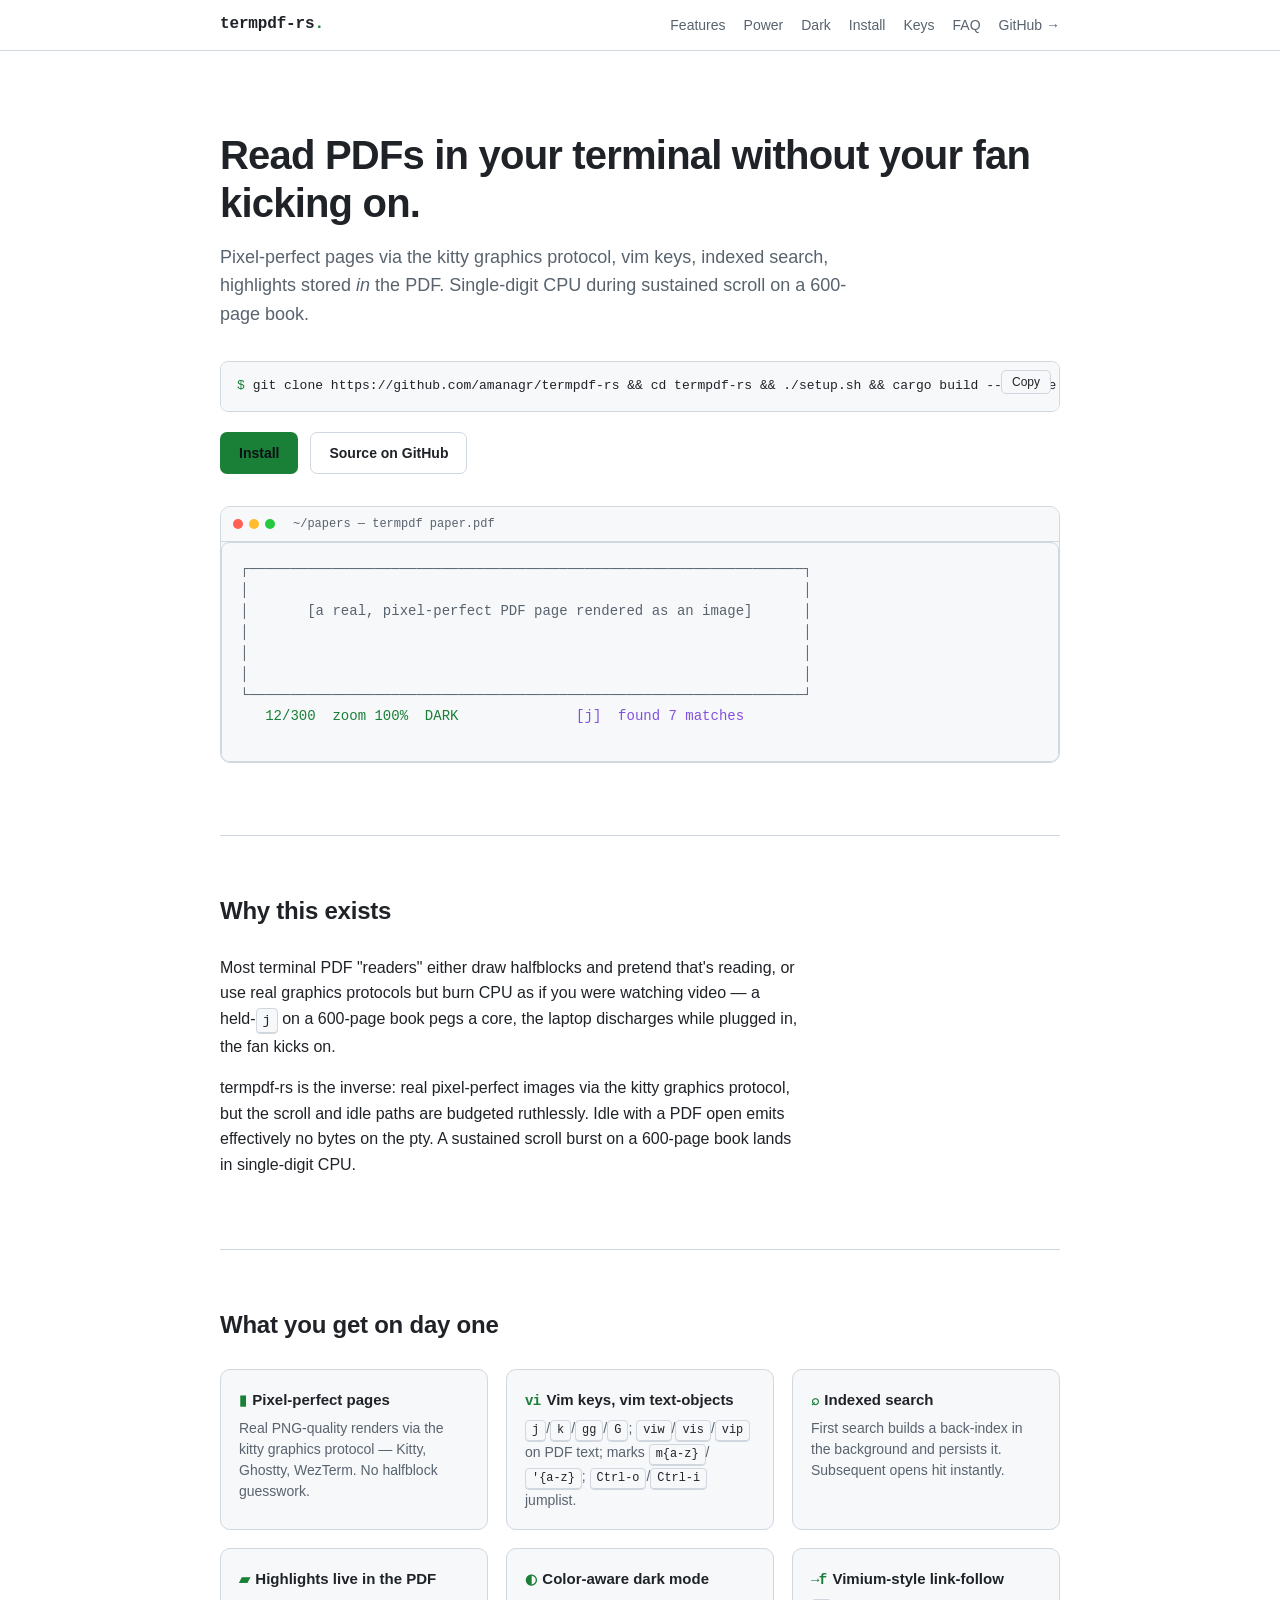
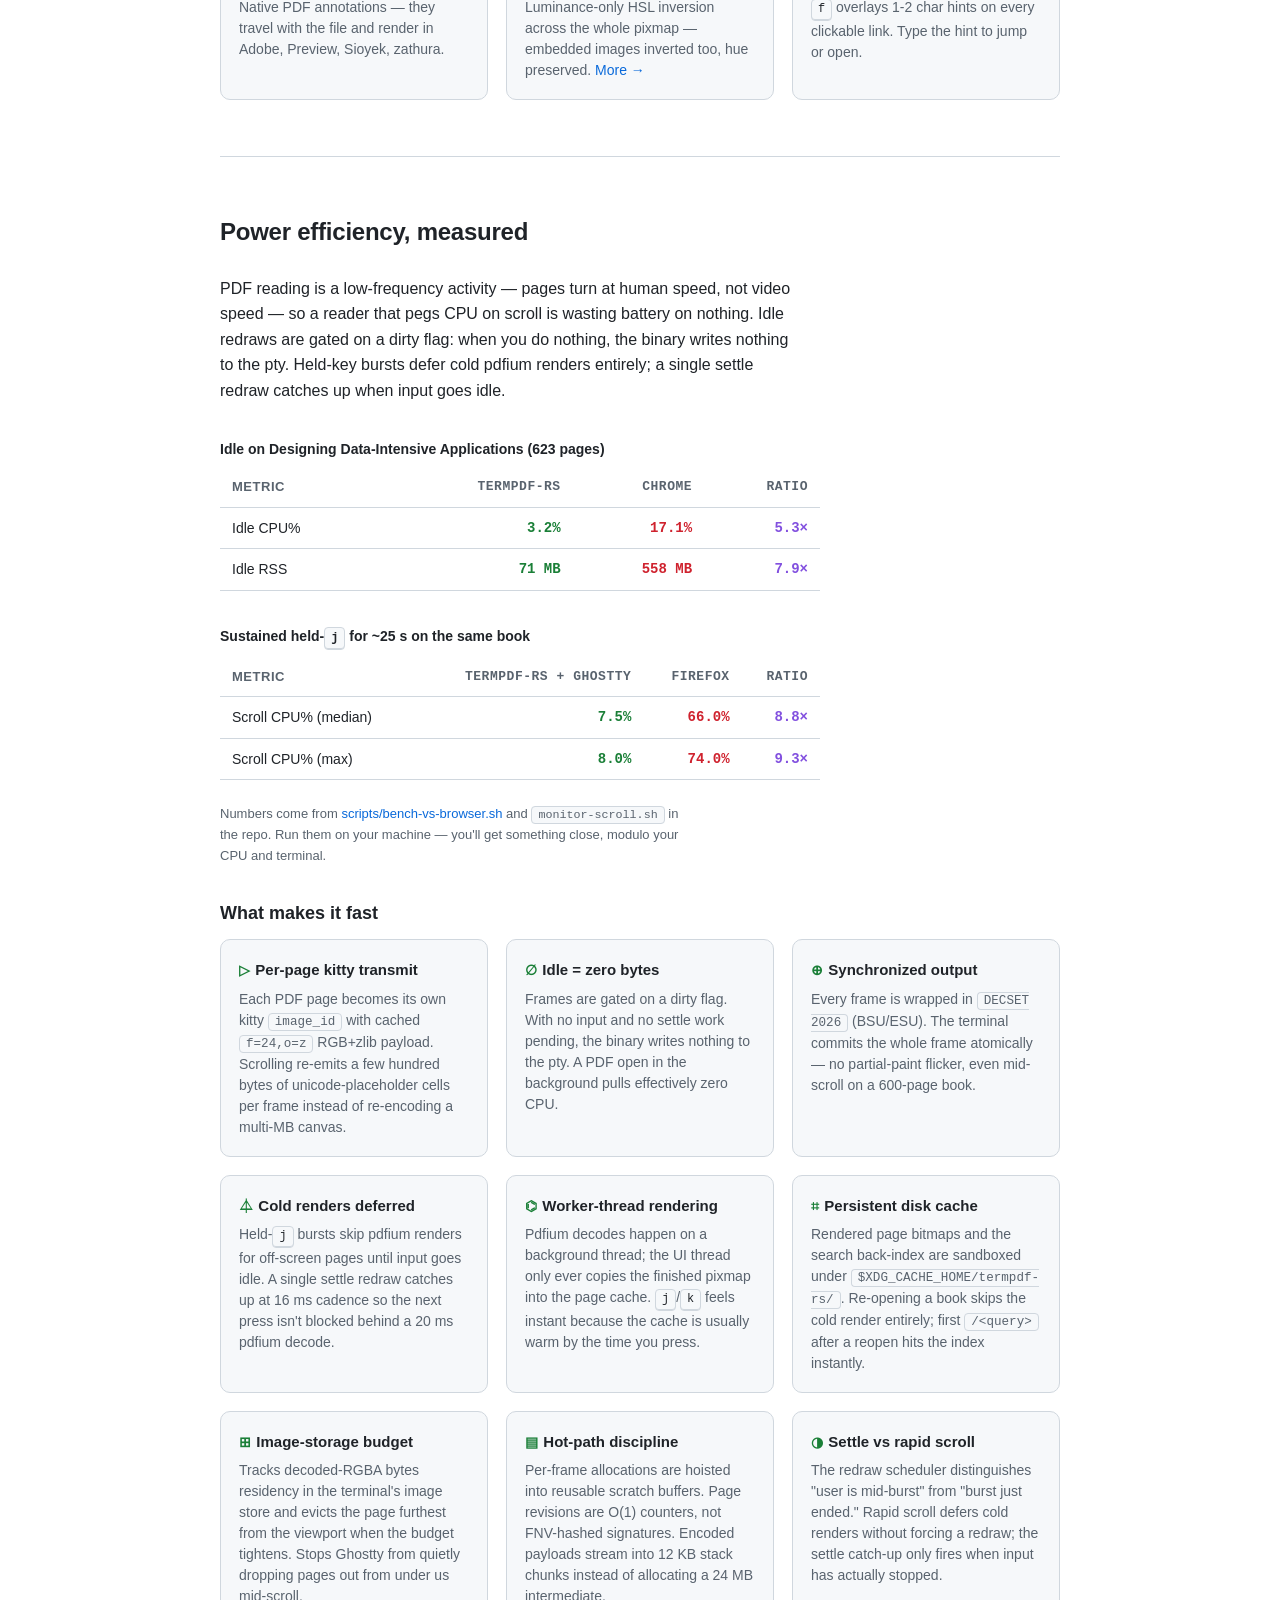
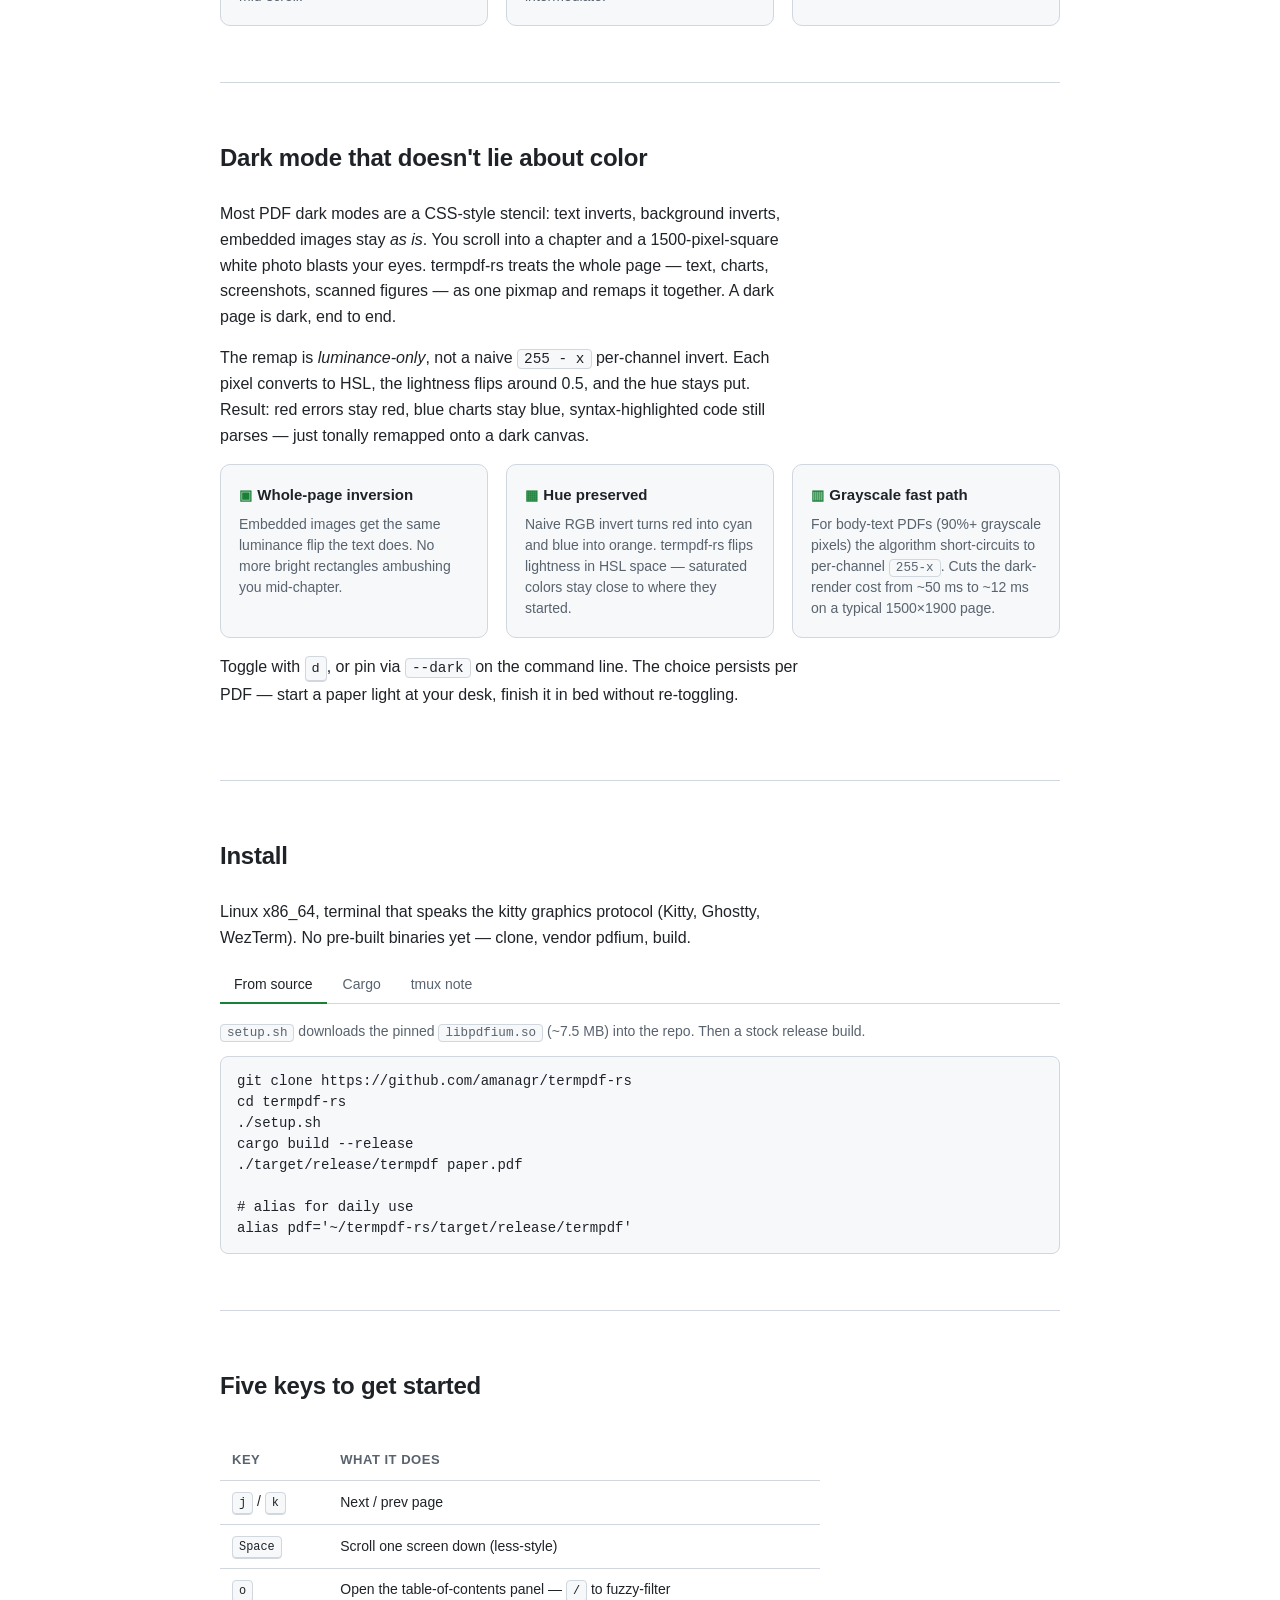
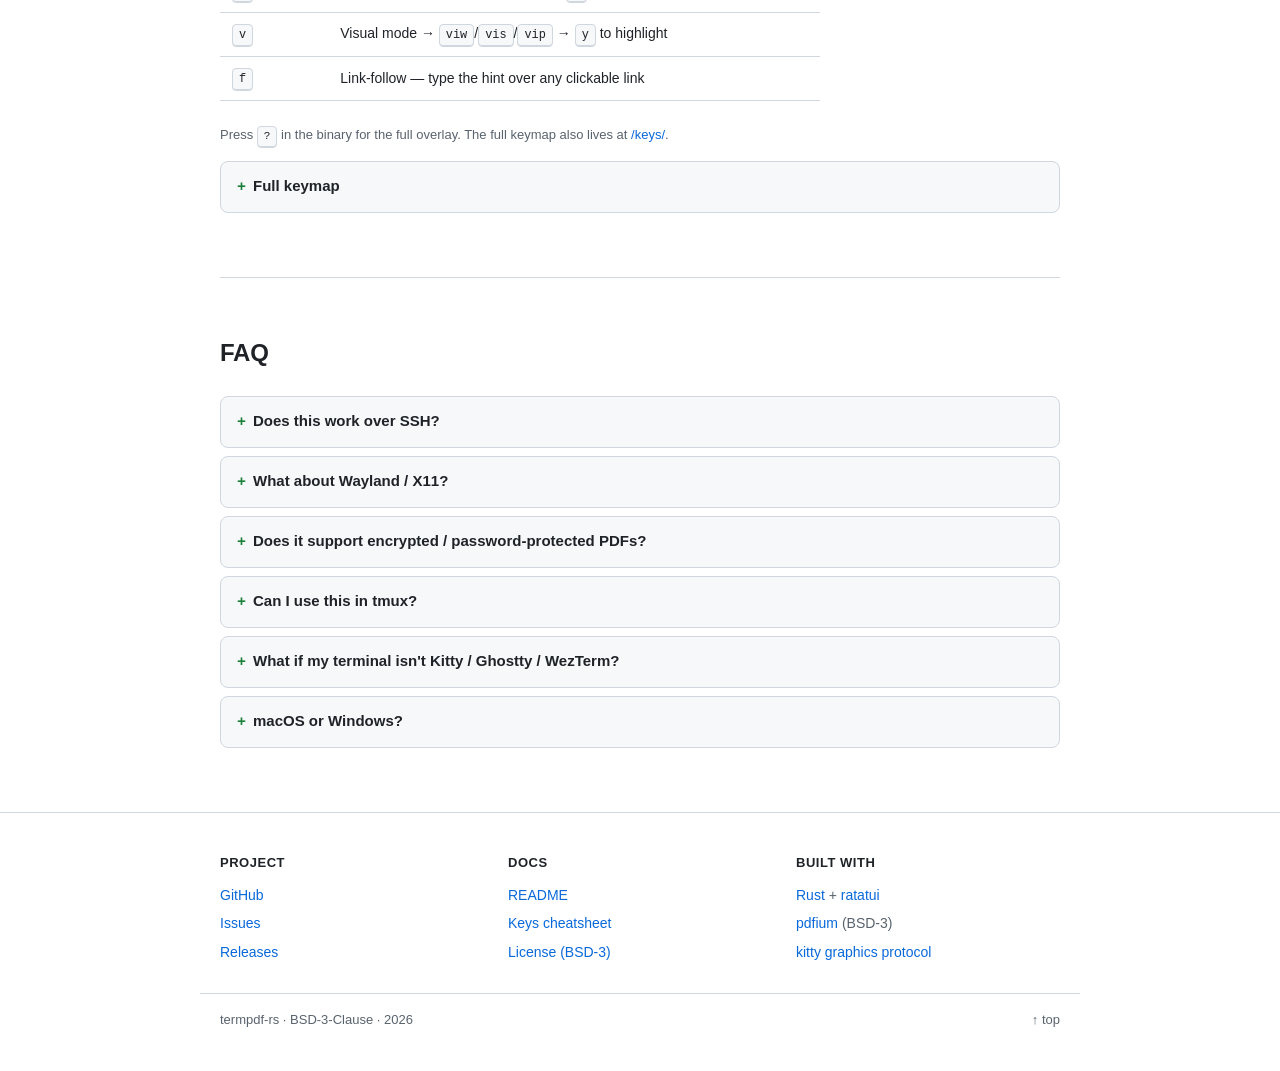
<file: docs/index.html>
<!DOCTYPE html>
<html lang="en">
<head>
<meta charset="utf-8">
<meta name="viewport" content="width=device-width, initial-scale=1">
<title>termpdf-rs — power-efficient terminal PDF reader</title>
<meta name="description" content="Pixel-perfect PDF pages in your terminal via the kitty graphics protocol. Vim keys, indexed search, highlights stored in the PDF, color-preserving dark mode that includes embedded images. Single-digit CPU during sustained scroll on a 600-page book.">
<link rel="canonical" href="https://amanagr.github.io/termpdf-rs/">
<link rel="icon" href="favicon.svg" type="image/svg+xml">
<link rel="stylesheet" href="style.css">

<meta property="og:type" content="website">
<meta property="og:url" content="https://amanagr.github.io/termpdf-rs/">
<meta property="og:title" content="termpdf-rs — a PDF reader that lives in your terminal">
<meta property="og:description" content="vim keys, kitty-native pixel-perfect pages, indexed search, color-preserving dark mode (images included), single-digit CPU on a held-j. Linux + Rust.">
<meta property="og:image" content="https://amanagr.github.io/termpdf-rs/og.png">
<meta property="og:image:width" content="1200">
<meta property="og:image:height" content="630">
<meta name="twitter:card" content="summary_large_image">
<meta name="twitter:title" content="termpdf-rs — a PDF reader that lives in your terminal">
<meta name="twitter:description" content="vim keys, kitty-native pixel-perfect pages, indexed search, color-preserving dark mode (images included), single-digit CPU on a held-j. Linux + Rust.">
<meta name="twitter:image" content="https://amanagr.github.io/termpdf-rs/og.png">

<script type="application/ld+json">
{
  "@context": "https://schema.org",
  "@type": "SoftwareApplication",
  "name": "termpdf-rs",
  "operatingSystem": "Linux",
  "applicationCategory": "DeveloperApplication",
  "description": "Power-efficient terminal PDF reader in Rust. Pixel-perfect pages via the Kitty graphics protocol, vim keybindings, indexed full-text search, color-aware dark mode, and highlights stored inside the PDF.",
  "url": "https://amanagr.github.io/termpdf-rs/",
  "downloadUrl": "https://github.com/amanagr/termpdf-rs",
  "license": "https://opensource.org/license/bsd-3-clause",
  "offers": { "@type": "Offer", "price": "0", "priceCurrency": "USD" },
  "author": { "@type": "Person", "name": "Aman Agrawal" }
}
</script>
</head>
<body>

<a class="skip-link" href="#main">Skip to content</a>

<header class="nav">
  <div class="nav-inner">
    <a class="brand" href="/termpdf-rs/">termpdf-rs<span class="dot">.</span></a>
    <button class="nav-toggle" aria-label="menu" aria-expanded="false" aria-controls="nav-links">menu</button>
    <nav class="nav-links" id="nav-links" aria-label="primary">
      <a href="#features">Features</a>
      <a href="#power">Power</a>
      <a href="#dark">Dark</a>
      <a href="#install">Install</a>
      <a href="#keys">Keys</a>
      <a href="#faq">FAQ</a>
      <a href="https://github.com/amanagr/termpdf-rs" rel="noopener">GitHub →</a>
    </nav>
  </div>
</header>

<main id="main">

<section class="hero" aria-label="hero">
  <h1>Read PDFs in your terminal without your fan kicking on.</h1>
  <p class="sub">Pixel-perfect pages via the kitty graphics protocol, vim keys, indexed search, highlights stored <em>in</em> the PDF. Single-digit CPU during sustained scroll on a 600-page book.</p>

  <div class="install-line" id="install-line">
    <span class="prompt">$</span><span id="install-cmd">git clone https://github.com/amanagr/termpdf-rs &amp;&amp; cd termpdf-rs &amp;&amp; ./setup.sh &amp;&amp; cargo build --release</span>
    <button class="copy-btn" data-copy-target="install-cmd" aria-label="Copy install command">Copy</button>
  </div>

  <div class="cta-row">
    <a class="btn btn-primary" href="#install">Install</a>
    <a class="btn btn-ghost" href="https://github.com/amanagr/termpdf-rs" rel="noopener">Source on GitHub</a>
  </div>

  <div class="terminal" aria-label="terminal preview">
    <div class="terminal-bar">
      <span class="terminal-dot r"></span>
      <span class="terminal-dot y"></span>
      <span class="terminal-dot g"></span>
      <span class="terminal-title">~/papers — termpdf paper.pdf</span>
    </div>
<pre class="terminal-body" aria-hidden="true"><span class="frame">┌──────────────────────────────────────────────────────────────────┐
│                                                                  │
│       <span class="pageblock">[a real, pixel-perfect PDF page rendered as an image]</span>      │
│                                                                  │
│                                                                  │
│                                                                  │
└──────────────────────────────────────────────────────────────────┘</span>
   <span class="status">12/300  zoom 100%  DARK</span>              <span class="hl">[j]  found 7 matches</span></pre>
  </div>
</section>

<section id="why" aria-labelledby="why-h">
  <h2 id="why-h">Why this exists</h2>
  <p>Most terminal PDF "readers" either draw halfblocks and pretend that's reading, or use real graphics protocols but burn CPU as if you were watching video — a held-<kbd>j</kbd> on a 600-page book pegs a core, the laptop discharges while plugged in, the fan kicks on.</p>
  <p>termpdf-rs is the inverse: real pixel-perfect images via the kitty graphics protocol, but the scroll and idle paths are budgeted ruthlessly. Idle with a PDF open emits effectively no bytes on the pty. A sustained scroll burst on a 600-page book lands in single-digit CPU.</p>
</section>

<section id="features" aria-labelledby="features-h">
  <h2 id="features-h">What you get on day one</h2>
  <div class="features">
    <div class="feature"><h3><span class="icon">▮</span>Pixel-perfect pages</h3><p>Real PNG-quality renders via the kitty graphics protocol — Kitty, Ghostty, WezTerm. No halfblock guesswork.</p></div>
    <div class="feature"><h3><span class="icon">vi</span>Vim keys, vim text-objects</h3><p><kbd>j</kbd>/<kbd>k</kbd>/<kbd>gg</kbd>/<kbd>G</kbd>; <kbd>viw</kbd>/<kbd>vis</kbd>/<kbd>vip</kbd> on PDF text; marks <kbd>m{a-z}</kbd>/<kbd>'{a-z}</kbd>; <kbd>Ctrl-o</kbd>/<kbd>Ctrl-i</kbd> jumplist.</p></div>
    <div class="feature"><h3><span class="icon">⌕</span>Indexed search</h3><p>First search builds a back-index in the background and persists it. Subsequent opens hit instantly.</p></div>
    <div class="feature"><h3><span class="icon">▰</span>Highlights live in the PDF</h3><p>Native PDF annotations — they travel with the file and render in Adobe, Preview, Sioyek, zathura.</p></div>
    <div class="feature"><h3><span class="icon">◐</span>Color-aware dark mode</h3><p>Luminance-only HSL inversion across the whole pixmap — embedded images inverted too, hue preserved. <a href="#dark">More →</a></p></div>
    <div class="feature"><h3><span class="icon">→f</span>Vimium-style link-follow</h3><p><kbd>f</kbd> overlays 1-2 char hints on every clickable link. Type the hint to jump or open.</p></div>
  </div>
</section>

<section id="power" aria-labelledby="power-h">
  <h2 id="power-h">Power efficiency, measured</h2>
  <p>PDF reading is a low-frequency activity — pages turn at human speed, not video speed — so a reader that pegs CPU on scroll is wasting battery on nothing. Idle redraws are gated on a dirty flag: when you do nothing, the binary writes nothing to the pty. Held-key bursts defer cold pdfium renders entirely; a single settle redraw catches up when input goes idle.</p>

  <div class="table-wrap">
    <table>
      <caption>Idle on Designing Data-Intensive Applications (623 pages)</caption>
      <thead><tr><th>Metric</th><th class="num">termpdf-rs</th><th class="num">Chrome</th><th class="num">Ratio</th></tr></thead>
      <tbody>
        <tr><td>Idle CPU%</td><td class="num win">3.2%</td><td class="num lose">17.1%</td><td class="num ratio">5.3×</td></tr>
        <tr><td>Idle RSS</td><td class="num win">71 MB</td><td class="num lose">558 MB</td><td class="num ratio">7.9×</td></tr>
      </tbody>
    </table>
  </div>

  <div class="table-wrap">
    <table>
      <caption>Sustained held-<kbd>j</kbd> for ~25 s on the same book</caption>
      <thead><tr><th>Metric</th><th class="num">termpdf-rs + Ghostty</th><th class="num">Firefox</th><th class="num">Ratio</th></tr></thead>
      <tbody>
        <tr><td>Scroll CPU% (median)</td><td class="num win">7.5%</td><td class="num lose">66.0%</td><td class="num ratio">8.8×</td></tr>
        <tr><td>Scroll CPU% (max)</td><td class="num win">8.0%</td><td class="num lose">74.0%</td><td class="num ratio">9.3×</td></tr>
      </tbody>
    </table>
  </div>

  <p class="caption">Numbers come from <a href="https://github.com/amanagr/termpdf-rs/blob/main/scripts/bench-vs-browser.sh">scripts/bench-vs-browser.sh</a> and <code>monitor-scroll.sh</code> in the repo. Run them on your machine — you'll get something close, modulo your CPU and terminal.</p>

  <h3 style="font-size:18px;margin:32px 0 12px;font-weight:700;">What makes it fast</h3>

  <div class="features">
    <div class="feature">
      <h3><span class="icon">▷</span>Per-page kitty transmit</h3>
      <p>Each PDF page becomes its own kitty <code>image_id</code> with cached <code>f=24,o=z</code> RGB+zlib payload. Scrolling re-emits a few hundred bytes of unicode-placeholder cells per frame instead of re-encoding a multi-MB canvas.</p>
    </div>
    <div class="feature">
      <h3><span class="icon">∅</span>Idle = zero bytes</h3>
      <p>Frames are gated on a dirty flag. With no input and no settle work pending, the binary writes nothing to the pty. A PDF open in the background pulls effectively zero CPU.</p>
    </div>
    <div class="feature">
      <h3><span class="icon">⊕</span>Synchronized output</h3>
      <p>Every frame is wrapped in <code>DECSET 2026</code> (BSU/ESU). The terminal commits the whole frame atomically — no partial-paint flicker, even mid-scroll on a 600-page book.</p>
    </div>
    <div class="feature">
      <h3><span class="icon">⏃</span>Cold renders deferred</h3>
      <p>Held-<kbd>j</kbd> bursts skip pdfium renders for off-screen pages until input goes idle. A single settle redraw catches up at 16 ms cadence so the next press isn't blocked behind a 20 ms pdfium decode.</p>
    </div>
    <div class="feature">
      <h3><span class="icon">⌬</span>Worker-thread rendering</h3>
      <p>Pdfium decodes happen on a background thread; the UI thread only ever copies the finished pixmap into the page cache. <kbd>j</kbd>/<kbd>k</kbd> feels instant because the cache is usually warm by the time you press.</p>
    </div>
    <div class="feature">
      <h3><span class="icon">⌗</span>Persistent disk cache</h3>
      <p>Rendered page bitmaps and the search back-index are sandboxed under <code>$XDG_CACHE_HOME/termpdf-rs/</code>. Re-opening a book skips the cold render entirely; first <code>/&lt;query&gt;</code> after a reopen hits the index instantly.</p>
    </div>
    <div class="feature">
      <h3><span class="icon">⊞</span>Image-storage budget</h3>
      <p>Tracks decoded-RGBA bytes residency in the terminal's image store and evicts the page furthest from the viewport when the budget tightens. Stops Ghostty from quietly dropping pages out from under us mid-scroll.</p>
    </div>
    <div class="feature">
      <h3><span class="icon">▤</span>Hot-path discipline</h3>
      <p>Per-frame allocations are hoisted into reusable scratch buffers. Page revisions are O(1) counters, not FNV-hashed signatures. Encoded payloads stream into 12 KB stack chunks instead of allocating a 24 MB intermediate.</p>
    </div>
    <div class="feature">
      <h3><span class="icon">◑</span>Settle vs rapid scroll</h3>
      <p>The redraw scheduler distinguishes "user is mid-burst" from "burst just ended." Rapid scroll defers cold renders without forcing a redraw; the settle catch-up only fires when input has actually stopped.</p>
    </div>
  </div>
</section>

<section id="dark" aria-labelledby="dark-h">
  <h2 id="dark-h">Dark mode that doesn't lie about color</h2>
  <p>Most PDF dark modes are a CSS-style stencil: text inverts, background inverts, embedded images stay <em>as is</em>. You scroll into a chapter and a 1500-pixel-square white photo blasts your eyes. termpdf-rs treats the whole page — text, charts, screenshots, scanned figures — as one pixmap and remaps it together. A dark page is dark, end to end.</p>
  <p>The remap is <em>luminance-only</em>, not a naive <code>255 - x</code> per-channel invert. Each pixel converts to HSL, the lightness flips around 0.5, and the hue stays put. Result: red errors stay red, blue charts stay blue, syntax-highlighted code still parses — just tonally remapped onto a dark canvas.</p>

  <div class="features">
    <div class="feature">
      <h3><span class="icon">▣</span>Whole-page inversion</h3>
      <p>Embedded images get the same luminance flip the text does. No more bright rectangles ambushing you mid-chapter.</p>
    </div>
    <div class="feature">
      <h3><span class="icon">▦</span>Hue preserved</h3>
      <p>Naive RGB invert turns red into cyan and blue into orange. termpdf-rs flips lightness in HSL space — saturated colors stay close to where they started.</p>
    </div>
    <div class="feature">
      <h3><span class="icon">▥</span>Grayscale fast path</h3>
      <p>For body-text PDFs (90%+ grayscale pixels) the algorithm short-circuits to per-channel <code>255-x</code>. Cuts the dark-render cost from ~50 ms to ~12 ms on a typical 1500×1900 page.</p>
    </div>
  </div>

  <p>Toggle with <kbd>d</kbd>, or pin via <code>--dark</code> on the command line. The choice persists per PDF — start a paper light at your desk, finish it in bed without re-toggling.</p>
</section>

<section id="install" aria-labelledby="install-h">
  <h2 id="install-h">Install</h2>
  <p>Linux x86_64, terminal that speaks the kitty graphics protocol (Kitty, Ghostty, WezTerm). No pre-built binaries yet — clone, vendor pdfium, build.</p>

  <div class="tabs" role="tablist" aria-label="install methods">
    <button class="tab-btn" role="tab" aria-selected="true" aria-controls="tab-source" id="tab-source-btn">From source</button>
    <button class="tab-btn" role="tab" aria-selected="false" aria-controls="tab-cargo" id="tab-cargo-btn">Cargo</button>
    <button class="tab-btn" role="tab" aria-selected="false" aria-controls="tab-tmux" id="tab-tmux-btn">tmux note</button>
  </div>

  <div class="tab-panel active" role="tabpanel" id="tab-source" aria-labelledby="tab-source-btn">
    <p><code>setup.sh</code> downloads the pinned <code>libpdfium.so</code> (~7.5 MB) into the repo. Then a stock release build.</p>
<pre><code>git clone https://github.com/amanagr/termpdf-rs
cd termpdf-rs
./setup.sh
cargo build --release
./target/release/termpdf paper.pdf

# alias for daily use
alias pdf='~/termpdf-rs/target/release/termpdf'</code></pre>
  </div>

  <div class="tab-panel" role="tabpanel" id="tab-cargo" aria-labelledby="tab-cargo-btn" hidden>
    <p>Not on crates.io yet — pdfium is a runtime native dependency that needs vendoring. Use the source path above. A crates.io release lands once the libpdfium loader can locate a system-installed library across distros.</p>
  </div>

  <div class="tab-panel" role="tabpanel" id="tab-tmux" aria-labelledby="tab-tmux-btn" hidden>
    <p>Inside tmux, enable graphics passthrough once:</p>
<pre><code>tmux set -g allow-passthrough on</code></pre>
    <p>The binary prints a one-time hint if it detects tmux without passthrough enabled.</p>
  </div>
</section>

<section id="keys" aria-labelledby="keys-h">
  <h2 id="keys-h">Five keys to get started</h2>
  <div class="table-wrap">
    <table>
      <thead><tr><th>Key</th><th>What it does</th></tr></thead>
      <tbody>
        <tr><td><kbd>j</kbd> / <kbd>k</kbd></td><td>Next / prev page</td></tr>
        <tr><td><kbd>Space</kbd></td><td>Scroll one screen down (less-style)</td></tr>
        <tr><td><kbd>o</kbd></td><td>Open the table-of-contents panel — <kbd>/</kbd> to fuzzy-filter</td></tr>
        <tr><td><kbd>v</kbd></td><td>Visual mode → <kbd>viw</kbd>/<kbd>vis</kbd>/<kbd>vip</kbd> → <kbd>y</kbd> to highlight</td></tr>
        <tr><td><kbd>f</kbd></td><td>Link-follow — type the hint over any clickable link</td></tr>
      </tbody>
    </table>
  </div>
  <p class="caption">Press <kbd>?</kbd> in the binary for the full overlay. The full keymap also lives at <a href="keys/">/keys/</a>.</p>

  <details>
    <summary>Full keymap</summary>

    <h3 style="font-size:14px;margin:16px 0 4px;color:var(--fg);">Navigate</h3>
    <div class="table-wrap"><table>
      <tbody>
        <tr><td><kbd>j</kbd> / <kbd>k</kbd></td><td>next / prev page</td></tr>
        <tr><td><kbd>Space</kbd> / <kbd>b</kbd></td><td>one screen down / up (less-style)</td></tr>
        <tr><td><kbd>Ctrl-d</kbd> / <kbd>Ctrl-u</kbd></td><td>half-screen down / up</td></tr>
        <tr><td><kbd>gg</kbd> / <kbd>G</kbd></td><td>first / last page</td></tr>
        <tr><td><kbd>:</kbd>n / <kbd>N G</kbd></td><td>jump to page N</td></tr>
        <tr><td><kbd>]]</kbd> / <kbd>[[</kbd></td><td>next / prev outline section</td></tr>
        <tr><td><kbd>m{a-z}</kbd> / <kbd>'{a-z}</kbd></td><td>set / jump to mark (persisted per PDF)</td></tr>
        <tr><td><kbd>Ctrl-o</kbd> / <kbd>Ctrl-i</kbd></td><td>jumplist back / forward</td></tr>
        <tr><td><kbd>+</kbd> / <kbd>-</kbd> / <kbd>0</kbd></td><td>zoom in / out / reset</td></tr>
        <tr><td><kbd>d</kbd></td><td>toggle color-aware dark mode</td></tr>
        <tr><td><kbd>f</kbd></td><td>link-follow hint mode</td></tr>
      </tbody>
    </table></div>

    <h3 style="font-size:14px;margin:16px 0 4px;color:var(--fg);">Highlight &amp; quote (Visual — <kbd>v</kbd>)</h3>
    <div class="table-wrap"><table>
      <tbody>
        <tr><td><kbd>h</kbd> <kbd>j</kbd> <kbd>k</kbd> <kbd>l</kbd> · <kbd>w</kbd> <kbd>b</kbd> <kbd>e</kbd> · <kbd>0</kbd> <kbd>^</kbd> <kbd>$</kbd></td><td>move the caret like in vim</td></tr>
        <tr><td><kbd>iw</kbd> / <kbd>is</kbd> / <kbd>ip</kbd></td><td>select inner word / sentence / paragraph</td></tr>
        <tr><td><kbd>V</kbd> / <kbd>Ctrl-v</kbd></td><td>linewise / blockwise selection</td></tr>
        <tr><td><kbd>c</kbd></td><td>cycle highlight color</td></tr>
        <tr><td><kbd>y</kbd></td><td>save highlight + copy plain text</td></tr>
        <tr><td><kbd>Y</kbd></td><td>copy plain text only (no highlight)</td></tr>
        <tr><td><kbd>gy</kbd></td><td>copy as Markdown blockquote with citation</td></tr>
        <tr><td>click + drag</td><td>highlight with the mouse</td></tr>
        <tr><td><kbd>x</kbd> (Normal)</td><td>delete last highlight on current page</td></tr>
      </tbody>
    </table></div>

    <h3 style="font-size:14px;margin:16px 0 4px;color:var(--fg);">Search, TOC, export</h3>
    <div class="table-wrap"><table>
      <tbody>
        <tr><td><kbd>/&lt;query&gt;</kbd> then <kbd>n</kbd> / <kbd>N</kbd></td><td>search · next / prev match (indexed)</td></tr>
        <tr><td><kbd>:nohl</kbd></td><td>clear search results</td></tr>
        <tr><td><kbd>o</kbd></td><td>open TOC panel — <kbd>/</kbd> to filter, Enter jumps</td></tr>
        <tr><td><kbd>:export [path]</kbd></td><td>dump highlights as a Markdown notes file</td></tr>
      </tbody>
    </table></div>
  </details>
</section>

<section id="faq" aria-labelledby="faq-h">
  <h2 id="faq-h">FAQ</h2>

  <details>
    <summary>Does this work over SSH?</summary>
    <p>Yes, if your local terminal speaks the kitty graphics protocol and the remote shell forwards bytes cleanly. Latency-bound on slow links because each page is a PNG-sized payload; on a LAN it's fine.</p>
  </details>

  <details>
    <summary>What about Wayland / X11?</summary>
    <p>Doesn't care. termpdf-rs renders into your terminal, not into the display server. If your terminal runs, this runs.</p>
  </details>

  <details>
    <summary>Does it support encrypted / password-protected PDFs?</summary>
    <p>Not yet. Decrypt first with <code>qpdf --decrypt locked.pdf unlocked.pdf</code> and open the result. Tracked as a known limitation.</p>
  </details>

  <details>
    <summary>Can I use this in tmux?</summary>
    <p>Yes. Run <code>tmux set -g allow-passthrough on</code> once so tmux forwards the kitty graphics escapes. The binary prints a one-time hint if it detects tmux without passthrough enabled.</p>
  </details>

  <details>
    <summary>What if my terminal isn't Kitty / Ghostty / WezTerm?</summary>
    <p>Pass <code>--protocol sixel</code> for xterm / foot / Konsole — slower, lower fidelity, but readable. Anything else falls back to halfblocks, which is unreadable; treat that as confirmation the binary loads, then switch terminals.</p>
  </details>

  <details>
    <summary>macOS or Windows?</summary>
    <p>Not at launch. The hot path is Linux x86_64 and a vendored <code>libpdfium.so</code>. Porting needs the equivalent <code>libpdfium.dylib</code> / <code>pdfium.dll</code> wired through <code>setup.sh</code> and the runtime loader; help welcome on the issue tracker.</p>
  </details>
</section>

</main>

<footer>
  <div class="footer-grid">
    <div class="footer-col">
      <h4>Project</h4>
      <ul>
        <li><a href="https://github.com/amanagr/termpdf-rs" rel="noopener">GitHub</a></li>
        <li><a href="https://github.com/amanagr/termpdf-rs/issues" rel="noopener">Issues</a></li>
        <li><a href="https://github.com/amanagr/termpdf-rs/releases" rel="noopener">Releases</a></li>
      </ul>
    </div>
    <div class="footer-col">
      <h4>Docs</h4>
      <ul>
        <li><a href="https://github.com/amanagr/termpdf-rs#readme" rel="noopener">README</a></li>
        <li><a href="keys/">Keys cheatsheet</a></li>
        <li><a href="https://github.com/amanagr/termpdf-rs/blob/main/LICENSE" rel="noopener">License (BSD-3)</a></li>
      </ul>
    </div>
    <div class="footer-col">
      <h4>Built with</h4>
      <ul>
        <li><a href="https://www.rust-lang.org/" rel="noopener">Rust</a> + <a href="https://ratatui.rs/" rel="noopener">ratatui</a></li>
        <li><a href="https://github.com/paulocoutinhox/pdfium-lib" rel="noopener">pdfium</a> (BSD-3)</li>
        <li><a href="https://sw.kovidgoyal.net/kitty/graphics-protocol/" rel="noopener">kitty graphics protocol</a></li>
      </ul>
    </div>
  </div>
  <div class="footer-meta">
    <span>termpdf-rs · BSD-3-Clause · 2026</span>
    <a class="up" href="#main">↑ top</a>
  </div>
</footer>

<script>
  // copy install command
  document.querySelectorAll('.copy-btn').forEach(function (btn) {
    btn.addEventListener('click', function () {
      var target = document.getElementById(btn.getAttribute('data-copy-target'));
      if (!target) return;
      var text = target.textContent.trim();
      navigator.clipboard.writeText(text).then(function () {
        var orig = btn.textContent;
        btn.textContent = 'Copied';
        btn.classList.add('copied');
        setTimeout(function () { btn.textContent = orig; btn.classList.remove('copied'); }, 1400);
      }).catch(function () {
        btn.textContent = 'Copy failed';
      });
    });
  });

  // tabs
  var tabBtns = document.querySelectorAll('.tab-btn');
  tabBtns.forEach(function (btn) {
    btn.addEventListener('click', function () {
      var panelId = btn.getAttribute('aria-controls');
      tabBtns.forEach(function (b) { b.setAttribute('aria-selected', 'false'); });
      btn.setAttribute('aria-selected', 'true');
      document.querySelectorAll('.tab-panel').forEach(function (p) {
        p.classList.remove('active');
        p.setAttribute('hidden', '');
      });
      var panel = document.getElementById(panelId);
      if (panel) {
        panel.classList.add('active');
        panel.removeAttribute('hidden');
      }
    });
  });

  // mobile nav toggle
  var toggle = document.querySelector('.nav-toggle');
  var navLinks = document.getElementById('nav-links');
  if (toggle && navLinks) {
    toggle.addEventListener('click', function () {
      var open = navLinks.classList.toggle('open');
      toggle.setAttribute('aria-expanded', open ? 'true' : 'false');
    });
    navLinks.querySelectorAll('a').forEach(function (a) {
      a.addEventListener('click', function () {
        navLinks.classList.remove('open');
        toggle.setAttribute('aria-expanded', 'false');
      });
    });
  }
</script>

</body>
</html>
</file>
<file: docs/style.css>
/* termpdf-rs marketing site — terminal-themed dark default */

:root {
  --bg: #0d1117;
  --bg-elev: #161b22;
  --bg-code: #010409;
  --border: #30363d;
  --fg: #e6edf3;
  --fg-muted: #7d8590;
  --accent: #7ee787;
  --accent-dim: #56d364;
  --link: #79c0ff;
  --link-hover: #a5d6ff;
  --warn: #f85149;
  --keyword: #d2a8ff;
  --max-width: 880px;
  --mono: ui-monospace, "SF Mono", SFMono-Regular, "Cascadia Mono",
          Menlo, Consolas, "Liberation Mono", monospace;
  --sans: -apple-system, BlinkMacSystemFont, "Segoe UI", Roboto,
          "Helvetica Neue", Arial, sans-serif;
}

@media (prefers-color-scheme: light) {
  :root {
    --bg: #ffffff;
    --bg-elev: #f6f8fa;
    --bg-code: #f6f8fa;
    --border: #d0d7de;
    --fg: #1f2328;
    --fg-muted: #59636e;
    --accent: #1a7f37;
    --accent-dim: #116329;
    --link: #0969da;
    --link-hover: #0550ae;
    --warn: #cf222e;
    --keyword: #8250df;
  }
}

* { box-sizing: border-box; }

html { scroll-behavior: smooth; scroll-padding-top: 60px; }

@media (prefers-reduced-motion: reduce) {
  html { scroll-behavior: auto; }
  * { transition: none !important; animation: none !important; }
}

body {
  margin: 0;
  background: var(--bg);
  color: var(--fg);
  font-family: var(--sans);
  font-size: 16px;
  line-height: 1.6;
  -webkit-font-smoothing: antialiased;
  -moz-osx-font-smoothing: grayscale;
}

a { color: var(--link); text-decoration: none; }
a:hover { color: var(--link-hover); text-decoration: underline; }

code, pre, kbd { font-family: var(--mono); }

kbd {
  display: inline-block;
  padding: 1px 6px;
  font-size: 0.85em;
  background: var(--bg-elev);
  border: 1px solid var(--border);
  border-radius: 4px;
  box-shadow: inset 0 -1px 0 var(--border);
  color: var(--fg);
  white-space: nowrap;
}

pre, code {
  font-size: 14px;
}

pre {
  background: var(--bg-code);
  border: 1px solid var(--border);
  border-radius: 8px;
  padding: 14px 16px;
  overflow-x: auto;
  line-height: 1.5;
  margin: 0;
}

p code, li code, td code {
  background: var(--bg-elev);
  border: 1px solid var(--border);
  padding: 1px 6px;
  border-radius: 4px;
  font-size: 0.9em;
}

/* nav */
.nav {
  position: sticky;
  top: 0;
  z-index: 50;
  background: rgba(13, 17, 23, 0.85);
  backdrop-filter: saturate(180%) blur(8px);
  -webkit-backdrop-filter: saturate(180%) blur(8px);
  border-bottom: 1px solid var(--border);
}
@media (prefers-color-scheme: light) {
  .nav { background: rgba(255, 255, 255, 0.85); }
}

.nav-inner {
  max-width: var(--max-width);
  margin: 0 auto;
  padding: 12px 20px;
  display: flex;
  align-items: center;
  gap: 24px;
}

.brand {
  font-family: var(--mono);
  font-weight: 700;
  font-size: 16px;
  color: var(--fg);
  letter-spacing: -0.01em;
}
.brand:hover { text-decoration: none; color: var(--accent); }
.brand .dot { color: var(--accent); }

.nav-links {
  display: flex;
  align-items: center;
  gap: 18px;
  margin-left: auto;
  font-size: 14px;
}
.nav-links a {
  color: var(--fg-muted);
}
.nav-links a:hover { color: var(--fg); text-decoration: none; }

.nav-toggle {
  display: none;
  background: none;
  border: 1px solid var(--border);
  border-radius: 6px;
  color: var(--fg);
  font-size: 14px;
  padding: 6px 10px;
  cursor: pointer;
  margin-left: auto;
}

@media (max-width: 600px) {
  .nav-links {
    display: none;
    flex-direction: column;
    align-items: flex-start;
    gap: 12px;
    width: 100%;
    padding: 16px 20px;
    margin: 0;
    border-top: 1px solid var(--border);
    background: var(--bg);
  }
  .nav-links.open { display: flex; }
  .nav-toggle { display: inline-block; }
  .nav-inner { flex-wrap: wrap; padding: 10px 16px; }
}

/* layout */
main {
  max-width: var(--max-width);
  margin: 0 auto;
  padding: 0 20px;
}

section {
  padding: 56px 0;
  border-bottom: 1px solid var(--border);
}
section:last-of-type { border-bottom: none; }
section > h2 {
  font-size: 24px;
  margin: 0 0 24px;
  font-weight: 700;
  letter-spacing: -0.01em;
}
section > p, section > ul {
  max-width: 65ch;
}

/* hero */
.hero {
  padding: 80px 0 48px;
  text-align: left;
  border-bottom: 1px solid var(--border);
}
.hero h1 {
  font-size: 40px;
  line-height: 1.2;
  margin: 0 0 16px;
  font-weight: 800;
  letter-spacing: -0.02em;
}
.hero .sub {
  font-size: 18px;
  color: var(--fg-muted);
  margin: 0 0 32px;
  max-width: 65ch;
}

.install-line {
  position: relative;
  background: var(--bg-code);
  border: 1px solid var(--border);
  border-radius: 8px;
  padding: 14px 56px 14px 16px;
  font-family: var(--mono);
  font-size: 13px;
  overflow-x: auto;
  white-space: nowrap;
  margin: 0 0 20px;
}
.install-line .prompt { color: var(--accent); user-select: none; margin-right: 8px; }
.install-line .copy-btn {
  position: absolute;
  top: 8px;
  right: 8px;
  background: var(--bg-elev);
  border: 1px solid var(--border);
  color: var(--fg);
  font-family: var(--sans);
  font-size: 12px;
  padding: 4px 10px;
  border-radius: 5px;
  cursor: pointer;
}
.install-line .copy-btn:hover { background: var(--border); }
.install-line .copy-btn.copied { color: var(--accent); }

.cta-row {
  display: flex;
  gap: 12px;
  flex-wrap: wrap;
  align-items: center;
  margin: 0 0 32px;
}
.btn {
  display: inline-block;
  padding: 9px 18px;
  border-radius: 7px;
  font-size: 14px;
  font-weight: 600;
  border: 1px solid transparent;
  cursor: pointer;
  font-family: var(--sans);
}
.btn-primary {
  background: var(--accent);
  color: #0d1117;
}
.btn-primary:hover { background: var(--accent-dim); text-decoration: none; color: #0d1117; }
.btn-ghost {
  background: transparent;
  color: var(--fg);
  border-color: var(--border);
}
.btn-ghost:hover { background: var(--bg-elev); text-decoration: none; color: var(--fg); }

/* terminal demo block */
.terminal {
  background: var(--bg-code);
  border: 1px solid var(--border);
  border-radius: 10px;
  font-family: var(--mono);
  font-size: 13px;
  line-height: 1.5;
  margin: 24px 0;
  overflow: hidden;
}
.terminal-bar {
  background: var(--bg-elev);
  padding: 8px 12px;
  border-bottom: 1px solid var(--border);
  display: flex;
  align-items: center;
  gap: 6px;
}
.terminal-dot { width: 10px; height: 10px; border-radius: 50%; display: inline-block; }
.terminal-dot.r { background: #ff5f56; }
.terminal-dot.y { background: #ffbd2e; }
.terminal-dot.g { background: #27c93f; }
.terminal-title {
  margin-left: 12px;
  color: var(--fg-muted);
  font-size: 12px;
}
.terminal-body {
  padding: 16px 18px;
  white-space: pre;
  overflow-x: auto;
  color: var(--fg);
  min-height: 220px;
}
.terminal-body .frame {
  color: var(--fg-muted);
}
.terminal-body .pageblock {
  color: var(--fg-muted);
}
.terminal-body .status {
  color: var(--accent);
}
.terminal-body .hl { color: var(--keyword); }

/* features grid */
.features {
  display: grid;
  grid-template-columns: repeat(3, 1fr);
  gap: 18px;
  margin-top: 8px;
}
@media (max-width: 800px) { .features { grid-template-columns: repeat(2, 1fr); } }
@media (max-width: 520px) { .features { grid-template-columns: 1fr; } }

.feature {
  background: var(--bg-elev);
  border: 1px solid var(--border);
  border-radius: 10px;
  padding: 18px;
}
.feature h3 {
  margin: 0 0 6px;
  font-size: 15px;
  font-weight: 700;
  color: var(--fg);
}
.feature .icon {
  font-family: var(--mono);
  color: var(--accent);
  font-size: 14px;
  margin-right: 6px;
  letter-spacing: -0.05em;
}
.feature p {
  margin: 0;
  font-size: 14px;
  color: var(--fg-muted);
  line-height: 1.5;
}

/* tables */
.table-wrap { overflow-x: auto; max-width: 100%; }
table {
  width: 100%;
  max-width: 600px;
  border-collapse: collapse;
  font-size: 14px;
  margin: 12px 0 16px;
}
table caption {
  text-align: left;
  font-weight: 600;
  color: var(--fg);
  padding: 6px 0 8px;
  caption-side: top;
}
th, td {
  text-align: left;
  padding: 9px 12px;
  border-bottom: 1px solid var(--border);
}
th {
  font-weight: 600;
  color: var(--fg-muted);
  font-size: 13px;
  text-transform: uppercase;
  letter-spacing: 0.04em;
}
.num { font-family: var(--mono); text-align: right; }
.win { color: var(--accent); font-weight: 600; }
.lose { color: var(--warn); font-weight: 600; }
.ratio { color: var(--keyword); font-weight: 600; }

.caption {
  font-size: 13px;
  color: var(--fg-muted);
  margin-top: 8px;
}

/* install tabs */
.tabs {
  display: flex;
  gap: 2px;
  border-bottom: 1px solid var(--border);
  margin-top: 4px;
}
.tab-btn {
  background: transparent;
  border: none;
  border-bottom: 2px solid transparent;
  color: var(--fg-muted);
  font-family: var(--sans);
  font-size: 14px;
  font-weight: 500;
  padding: 10px 14px;
  cursor: pointer;
  margin-bottom: -1px;
}
.tab-btn[aria-selected="true"] {
  color: var(--fg);
  border-bottom-color: var(--accent);
}
.tab-panel { display: none; padding-top: 16px; }
.tab-panel.active { display: block; }
.tab-panel p { margin: 0 0 12px; font-size: 14px; color: var(--fg-muted); }

/* details / FAQ */
details {
  border: 1px solid var(--border);
  border-radius: 8px;
  background: var(--bg-elev);
  padding: 0 16px;
  margin-bottom: 8px;
}
details > summary {
  cursor: pointer;
  padding: 12px 0;
  font-weight: 600;
  color: var(--fg);
  font-size: 15px;
  list-style: none;
}
details > summary::-webkit-details-marker { display: none; }
details > summary::before {
  content: "+";
  display: inline-block;
  width: 16px;
  color: var(--accent);
  font-family: var(--mono);
}
details[open] > summary::before { content: "−"; }
details > *:not(summary) { padding-bottom: 16px; margin: 0; color: var(--fg-muted); }
details > p { padding-bottom: 16px !important; padding-top: 0; }

/* footer */
footer {
  border-top: 1px solid var(--border);
  padding: 40px 0;
  margin-top: 0;
  font-size: 14px;
  color: var(--fg-muted);
}
.footer-grid {
  max-width: var(--max-width);
  margin: 0 auto;
  padding: 0 20px;
  display: grid;
  grid-template-columns: repeat(3, 1fr);
  gap: 24px;
}
@media (max-width: 600px) { .footer-grid { grid-template-columns: 1fr; } }
.footer-col h4 {
  margin: 0 0 10px;
  font-size: 13px;
  text-transform: uppercase;
  letter-spacing: 0.04em;
  color: var(--fg);
}
.footer-col ul { list-style: none; padding: 0; margin: 0; }
.footer-col li { margin-bottom: 6px; }
.footer-meta {
  max-width: var(--max-width);
  margin: 24px auto 0;
  padding: 16px 20px 0;
  border-top: 1px solid var(--border);
  display: flex;
  justify-content: space-between;
  flex-wrap: wrap;
  gap: 8px;
  font-size: 13px;
}
.footer-meta a.up { color: var(--fg-muted); }
.footer-meta a.up:hover { color: var(--accent); text-decoration: none; }

/* mobile hero scaling */
@media (max-width: 600px) {
  .hero { padding: 48px 0 32px; }
  .hero h1 { font-size: 28px; }
  .hero .sub { font-size: 16px; }
  section { padding: 40px 0; }
}

/* skip link */
.skip-link {
  position: absolute;
  left: -9999px;
  top: 0;
  background: var(--accent);
  color: var(--bg);
  padding: 8px 12px;
  z-index: 100;
}
.skip-link:focus { left: 8px; top: 8px; }

/* utility */
.muted { color: var(--fg-muted); }
.mono { font-family: var(--mono); }
</file>
